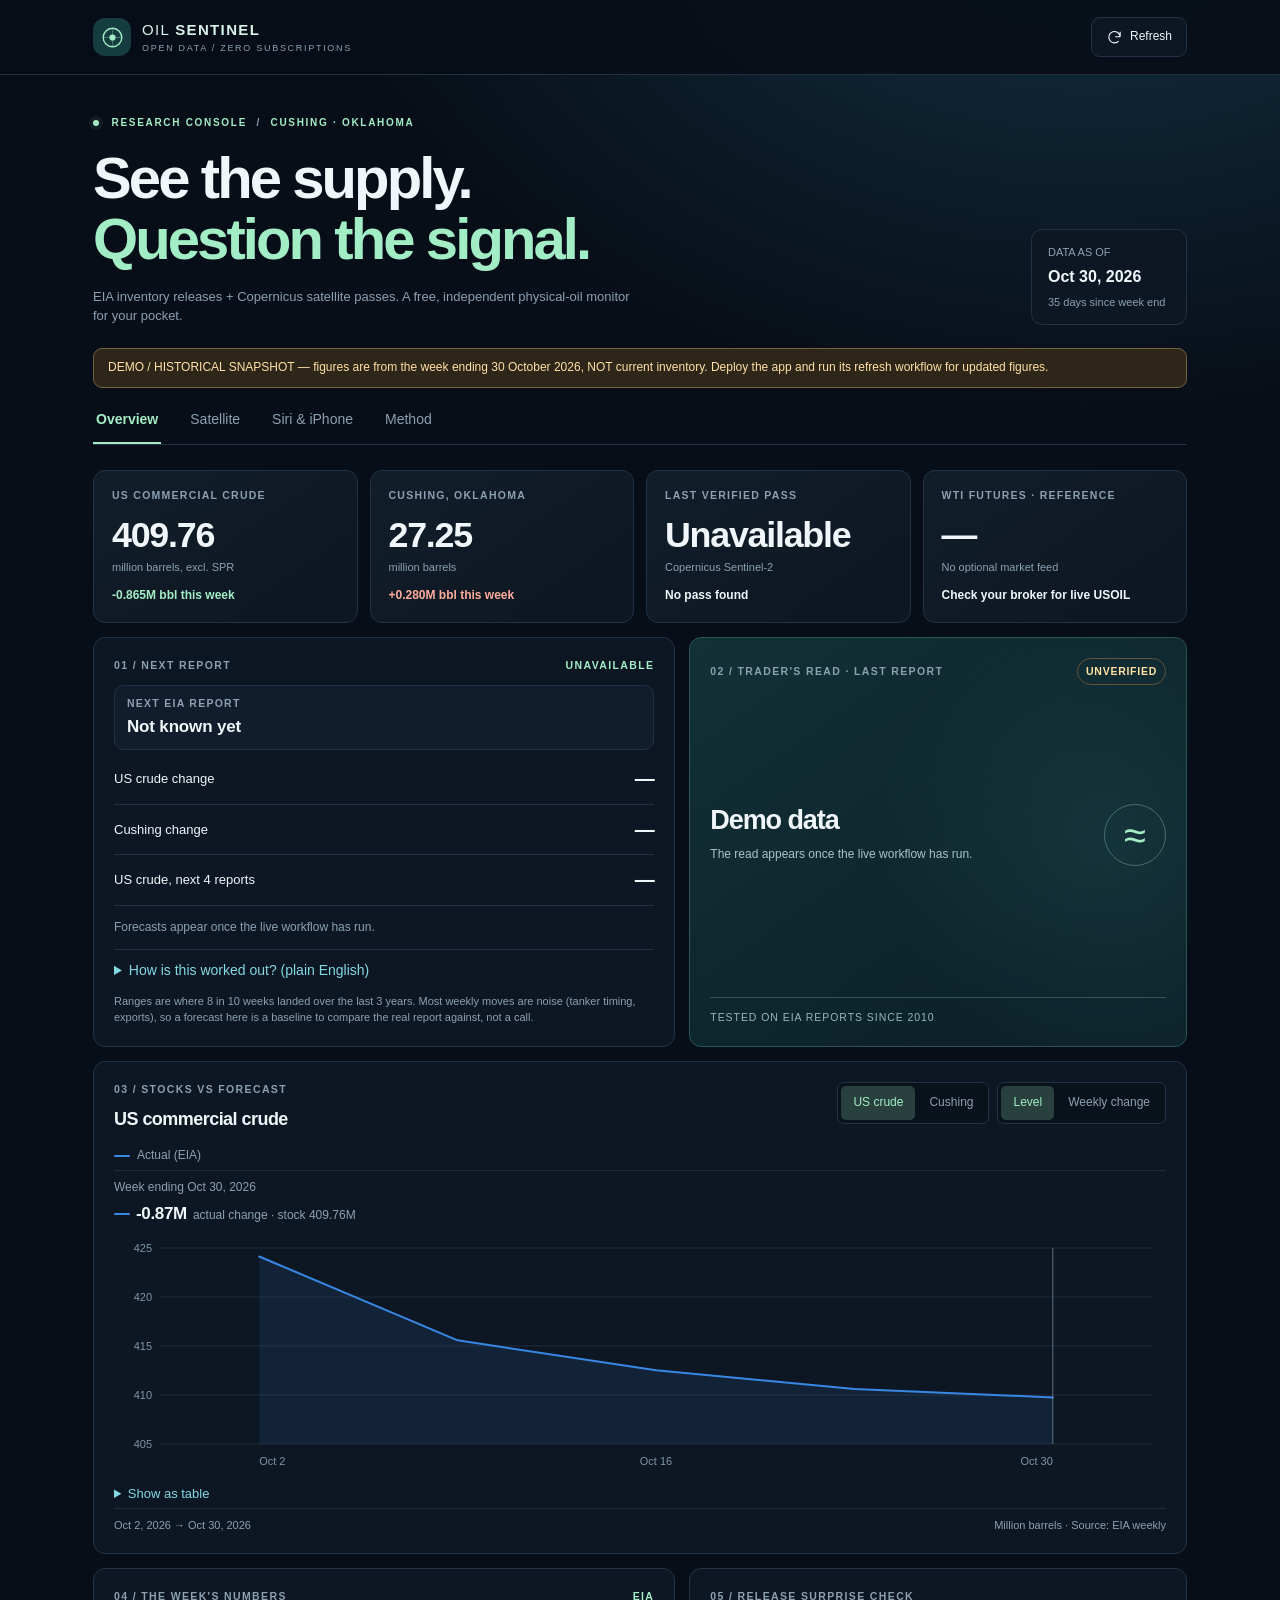
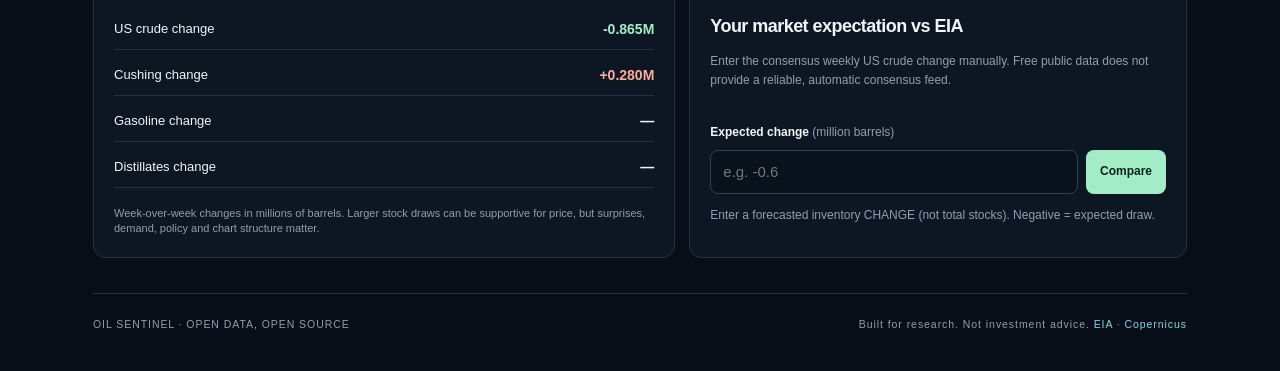
<file: site/index.html>
<!doctype html>
<html lang="en">
<head>
  <meta charset="utf-8">
  <meta name="viewport" content="width=device-width,initial-scale=1,viewport-fit=cover">
  <meta name="theme-color" content="#09111c">
  <meta name="apple-mobile-web-app-capable" content="yes">
  <meta name="mobile-web-app-capable" content="yes">
  <meta name="apple-mobile-web-app-status-bar-style" content="black-translucent">
  <meta name="apple-mobile-web-app-title" content="Oil Sentinel">
  <meta name="description" content="Independent open-data oil inventory and Copernicus satellite watcher. Free, Siri-ready.">
  <link rel="icon" href="icons/icon-192.png">
  <link rel="apple-touch-icon" href="icons/apple-touch-icon.png">
  <link rel="manifest" href="manifest.webmanifest">
  <meta name="build" content="__BUILD__">
  <link rel="stylesheet" href="style.css?v=__BUILD__">
  <title>Oil Sentinel — Physical Oil, Open Data</title>
</head>
<body>
  <header class="header">
    <div class="header-inner">
      <div class="logo"><span class="logo-emblem"><svg viewBox="0 0 40 40" aria-hidden="true"><circle cx="20" cy="20" r="12" fill="none" stroke="currentColor" stroke-width="1.8"/><path d="M20 8v24M8 20h24" stroke="currentColor" stroke-opacity=".38"/><circle cx="20" cy="20" r="4" fill="currentColor"/></svg></span><span>OIL <b>SENTINEL</b><small>OPEN DATA / ZERO SUBSCRIPTIONS</small></span></div>
      <button id="refresh" class="refresh" aria-label="Refresh: load the latest published data"><svg viewBox="0 0 24 24" aria-hidden="true"><path d="M20 11a8 8 0 1 0-2.1 6m2.1-6V4m0 7h-7"/></svg> Refresh</button>
    </div>
  </header>
  <div id="toast" class="toast" role="status" aria-live="polite"></div>
  <main class="main">
    <div class="headline-row">
      <div><p class="eyebrow"><span class="live-dot"></span> RESEARCH CONSOLE <span class="divider-dot">/</span> CUSHING · OKLAHOMA</p><h1>See the supply.<br><em>Question the signal.</em></h1><p class="subhead">EIA inventory releases + Copernicus satellite passes. A free, independent physical-oil monitor for your pocket.</p></div>
      <div class="asof-pill"><span class="muted">DATA AS OF</span><strong id="asof-date">Loading</strong><span id="data-age" class="tiny">Checking feeds</span></div>
    </div>
    <div id="notice" class="notice" role="status" aria-live="polite">Retrieving your snapshot…</div>
    <nav class="tabs" role="tablist" aria-label="Dashboard screens"><button class="tab active" id="tab-overview" role="tab" aria-selected="true" aria-controls="panel-overview" data-tab="overview">Overview</button><button class="tab" id="tab-satellite" role="tab" aria-selected="false" aria-controls="panel-satellite" data-tab="satellite">Satellite</button><button class="tab" id="tab-siri" role="tab" aria-selected="false" aria-controls="panel-siri" data-tab="siri">Siri &amp; iPhone</button><button class="tab" id="tab-method" role="tab" aria-selected="false" aria-controls="panel-method" data-tab="method">Method</button></nav>

    <section id="panel-overview" class="panel active" role="tabpanel" aria-labelledby="tab-overview">
      <h2 id="overview-heading" class="visually-hidden">Official inventory overview</h2>
      <div class="metrics">
        <article class="metric"><span class="metric-label">US COMMERCIAL CRUDE</span><strong id="us-value">—</strong><span class="metric-unit">million barrels, excl. SPR</span><span class="metric-foot" id="us-change">—</span></article>
        <article class="metric"><span class="metric-label">CUSHING, OKLAHOMA</span><strong id="cushing-value">—</strong><span class="metric-unit">million barrels</span><span class="metric-foot" id="cushing-change">—</span></article>
        <article class="metric"><span class="metric-label">LAST VERIFIED PASS</span><strong id="sat-date">—</strong><span class="metric-unit">Copernicus Sentinel-2</span><span class="metric-foot" id="sat-cloud">Cloud cover —</span></article>
        <article class="metric"><span class="metric-label">WTI FUTURES · REFERENCE</span><strong id="wti-price">—</strong><span class="metric-unit" id="wti-contract">Optional external quote</span><span class="metric-foot" id="wti-change">Not a CFD quote</span></article>
      </div>
      <div class="dashboard-grid">
        <article class="card forecast-card" aria-labelledby="forecast-heading"><div class="card-label"><span>01 / NEXT REPORT</span><span class="label-dot" id="fc-week">—</span></div><h2 id="forecast-heading" class="visually-hidden">Forecast for the next EIA report</h2>
        <div class="next-report" id="next-report" aria-live="polite"><span class="next-label">NEXT EIA REPORT</span><strong id="next-when">—</strong><span id="next-detail" class="next-detail"></span></div>
        <div class="data-row"><span>US crude change<span class="muted fc-range" id="fc-us-range"></span></span><strong id="fc-us">—</strong></div>
        <div class="data-row"><span>Cushing change<span class="muted fc-range" id="fc-cu-range"></span></span><strong id="fc-cu">—</strong></div>
        <div class="data-row"><span>US crude, next 4 reports<span class="muted fc-range" id="fc-out-range"></span></span><strong id="fc-out">—</strong></div>
        <p class="fc-levels" id="fc-levels"></p>
        <p class="small-muted" id="fc-track">Track record loading…</p>
        <p class="small-muted" id="fc-last"></p>
        <details class="fc-how"><summary>How is this worked out? (plain English)</summary>
        <p><strong>US crude: “what usually happens this week of the year.”</strong> We take the same week (plus the week either side) in each of the last 10 years and average the change. Refineries, driving season and winter heating repeat every year, so this is the most reliable free clue. Example: around early November, the last 10 years averaged a build of about 2.4 million barrels, so that is the forecast.</p>
        <p><strong>Cushing: “it keeps going the way it has been going.”</strong> Cushing moves in slow waves because pipelines fill and drain it over weeks. So we take roughly 60% of its average change over the last 4 weeks and add a small seasonal nudge. Example: if Cushing rose about 0.6 million a week lately, the forecast is about +0.4 million. The exact weights are re-learned from history every year.</p>
        <p><strong>The “likely” range.</strong> We check how wrong the forecast was each week over the last 3 years and drop the biggest 10% of misses on each side. The rest sets the range, so roughly 8 weeks in 10 should land inside it.</p>
        <p><strong>How we know it works.</strong> We replayed every week from 2010 to today, using only data that existed at the time, then compared the forecast with what EIA really reported. We also tried fancier models using production, imports, exports and refinery data; for US crude they were no better, so we kept the simple one.</p>
        <p><strong>What it can't do.</strong> It can't see tankers, refinery outages or hurricanes. A typical US miss is about 3.5 million barrels, almost as big as a typical week's move, so treat it as “normal for this time of year”, not a prediction to trade on.</p>
      </details>
        <p class="tiny disclaimer">Ranges are where 8 in 10 weeks landed over the last 3 years. Most weekly moves are noise (tanker timing, exports), so a forecast here is a baseline to compare the real report against, not a call.</p></article>
        <article class="card signal-card"><div class="card-label"><span>02 / TRADER'S READ · LAST REPORT</span><span class="chip" id="signal-chip">CALCULATING</span></div><div class="signal-layout"><div><p class="signal-title" id="signal-title">Awaiting official data</p><p class="signal-explainer" id="signal-explainer">Stocks lower than normal for the week are bullish for crude; higher than normal, bearish.</p></div><div class="signal-icon" id="signal-icon">≈</div></div><ul class="read-parts" id="read-parts"></ul><div class="signal-foot" id="read-record">TESTED ON EIA REPORTS SINCE 2010</div></article>
      </div>
      <article class="card chart-card" aria-labelledby="chart-title">
        <div class="chart-head">
          <div><div class="card-label">03 / STOCKS VS FORECAST</div><h2 id="chart-title">US commercial crude</h2></div>
          <div class="chart-controls">
            <div class="toggle" role="group" aria-label="Series"><button class="toggle-btn selected" data-series="us_crude" aria-pressed="true">US crude</button><button class="toggle-btn" data-series="cushing" aria-pressed="false">Cushing</button></div>
            <div class="toggle" role="group" aria-label="View"><button class="toggle-btn selected" data-view="level" aria-pressed="true">Level</button><button class="toggle-btn" data-view="change" aria-pressed="false">Weekly change</button></div>
          </div>
        </div>
        <div class="chart-legend" aria-hidden="true"><span><i class="c-key actual"></i>Actual (EIA)</span><span><i class="c-key fc"></i>Forecast</span><span><i class="c-key range"></i>Likely range</span></div>
        <div id="chart-readout" class="chart-readout" aria-live="polite"></div>
        <div id="trend-chart" class="trend-chart"></div>
        <details class="chart-table"><summary>Show as table</summary><div class="table-wrap"><table><thead><tr><th>Week</th><th>Actual change</th><th>Forecast</th><th>Miss / range</th></tr></thead><tbody id="chart-table-body"></tbody></table></div></details>
        <div class="chart-footer"><span id="chart-range">—</span><span>Million barrels · Source: EIA weekly</span></div>
      </article>
      <div class="dashboard-grid">
        <article class="card quick-read"><div class="card-label"><span>04 / THE WEEK'S NUMBERS</span><span class="label-dot">EIA</span></div><div class="data-row"><span>US crude change</span><strong id="q-us">—</strong></div><div class="data-row"><span>Cushing change</span><strong id="q-cushing">—</strong></div><div class="data-row"><span>Gasoline change</span><strong id="q-gasoline">—</strong></div><div class="data-row"><span>Distillates change</span><strong id="q-distillate">—</strong></div><p class="tiny disclaimer">Week-over-week changes in millions of barrels. Larger stock draws can be supportive for price, but surprises, demand, policy and chart structure matter.</p></article>
        <article class="card surprise"><div><div class="card-label">05 / RELEASE SURPRISE CHECK</div><h2>Your market expectation vs EIA</h2><p class="small-muted">Enter the consensus weekly US crude change manually. Free public data does not provide a reliable, automatic consensus feed.</p></div><div class="expect-form"><label for="expectation">Expected change <span>(million barrels)</span></label><div class="input-group"><input type="number" inputmode="decimal" step="0.1" placeholder="e.g. -0.6" id="expectation" aria-describedby="expect-result"><button id="save-expect">Compare</button></div><p id="expect-result" class="small-muted">A negative number means an expected inventory draw.</p></div></article>
      </div>
    </section>

    <section id="panel-satellite" class="panel" role="tabpanel" aria-labelledby="tab-satellite">
      <div class="section-intro"><p class="eyebrow">COPERNICUS / ESA</p><h2>Eyes on the tank farm.</h2><p>Explore dated, real satellite passes over one mapped Cushing storage cluster. Cloud coverage and 10-metre pixels impose strict limits on what you can infer.</p></div>
      <div class="sat-top"><div class="sat-stat"><span>MONITORED LOCATION</span><strong>35.952719°N, 96.731958°W</strong><small>Representative tank farm, not the complete storage hub</small></div><a class="outline-link" target="_blank" rel="noopener noreferrer" href="https://browser.dataspace.copernicus.eu/?zoom=12&lat=35.952719&lng=-96.731958">Open Copernicus Browser ↗</a></div>
      <div id="scene-gallery" class="scene-gallery"><div class="empty-sat">Satellite metadata loading…</div></div>
      <div class="card"><div class="card-label">RECENT ACQUISITIONS</div><div id="scene-list" class="scene-list"><p>Loading…</p></div></div>
      <div class="honesty"><span class="honesty-icon">!</span><div><strong>What these images do — and don't — tell us</strong><p>The imagery can show the facilities and broad surface changes. It cannot resolve tank fill-height differences with sufficient accuracy to compute weekly barrels. Free NAIP aerial imagery is sharper but typically years apart. This dashboard deliberately reports <em>no unverified satellite storage estimates.</em></p></div></div>
    </section>

    <section id="panel-siri" class="panel" role="tabpanel" aria-labelledby="tab-siri">
      <div class="section-intro"><p class="eyebrow">APPLE SHORTCUTS / FREE</p><h2>Make oil data speak.</h2><p>Give Siri a single URL, and hear the latest official inventory changes without opening a browser.</p></div>
      <div class="siri-layout"><article class="card"><div class="card-label">YOUR VOICE COMMAND</div><div class="say-phrase">“Hey Siri,<br><span>Oil Check.</span>”</div><p class="small-muted">Build the shortcut once in Apple's free Shortcuts app; Siri then runs it by name.</p><div class="shortcut-url"><span>YOUR PUBLIC BRIEFING URL</span><code id="briefing-url">Publish this app to generate your URL</code><button id="copy-url">Copy URL</button></div><p id="shortcut-status" class="tiny">When hosted with GitHub Pages, this becomes a normal HTTPS text feed.</p></article>
      <article class="card steps"><div class="card-label">IPHONE SETUP / 5 ACTIONS</div><ol><li>Open the <strong>Shortcuts</strong> app and tap <strong>+</strong>.</li><li>Name the shortcut <strong>Oil Check</strong>.</li><li>Add <strong>URL</strong> and paste the briefing URL above.</li><li>Add <strong>Get Contents of URL</strong>, then <strong>Speak Text</strong>, using the URL response as the text.</li><li>Say <strong>“Hey Siri, Oil Check.”</strong> To add the dashboard as an app, open its hosted URL in Safari → Share → <strong>Add to Home Screen</strong>.</li></ol></article></div>
      <div class="card"><div class="card-label">CURRENT BRIEFING</div><p id="briefing-preview" class="briefing-preview">Waiting for inventory data.</p><button id="copy-brief" class="secondary-btn">Copy spoken briefing</button></div>
    </section>

    <section id="panel-method" class="panel" role="tabpanel" aria-labelledby="tab-method">
      <div class="section-intro"><p class="eyebrow">SHOW YOUR WORK</p><h2>Every number has a source.</h2><p>Signals are derived from official reported inventory changes. Satellite observation metadata is not substituted for storage measurements.</p></div>
      <div class="method-grid"><article class="card"><div class="card-label">SOURCE 01</div><h3>US Energy Information Administration</h3><p>Official weekly downloadable stock histories: US commercial crude, Cushing, gasoline and distillates. Public XLS files require no EIA API key.</p><a href="https://www.eia.gov/petroleum/supply/weekly/" target="_blank" rel="noopener noreferrer">Official weekly report ↗</a></article><article class="card"><div class="card-label">SOURCE 02</div><h3>EU Copernicus / Earth Search</h3><p>Sentinel-2 L2A scene dates, cloud metadata and public imagery. The STAC index is operated by Element 84; scenes are not continuous video.</p><a href="https://element84.com/earth-search/" target="_blank" rel="noopener noreferrer">Earth Search catalogue ↗</a></article><article class="card"><div class="card-label">SOURCE 03 / OPTIONAL</div><h3>WTI indicative quote</h3><p>AmericasOilWatch's free read-only API. The underlying quote may be delayed and represents a dated futures contract, not necessarily your broker's USOIL CFD.</p><a href="https://americasoilwatch.com/api" target="_blank" rel="noopener noreferrer">Read third-party data notes ↗</a></article><article class="card"><div class="card-label">TRADE INTERPRETATION</div><h3>How the trader's read is formed</h3><p>Prices react to the <strong>surprise</strong>, not the raw change. Each stock change is compared with what is normal for that week (the forecast): US crude counts fully, Cushing and gasoline + distillates half each. Lower than normal reads <strong>bullish</strong>, higher <strong>bearish</strong>, small gaps <strong>neutral</strong>. On reports since 2010, WTI moved the called way on the release day about 60% of the time. The market reacts within seconds of the release, so this explains a report; it is not a trade signal. Satellite images are shown for context only and are not part of any number.</p><a href="https://www.eia.gov/dnav/pet/hist/LeafHandler.ashx?f=W&amp;n=PET&amp;s=W_EPC0_SAX_YCUOK_MBBL" target="_blank" rel="noopener noreferrer">Verify Cushing series ↗</a></article><article class="card"><div class="card-label">FORECAST METHOD</div><h3>Tested before it was trusted</h3><p><strong>US crude:</strong> the average change for the same week (±1 week) over the previous 10 years. Ridge regression and gradient boosting on production, imports, exports, refinery runs and stock gaps did not beat it reliably, so the simple rule stays.</p><p><strong>Cushing:</strong> a small ridge regression on the 5- and 10-year seasonal averages, how far stocks sit from their 5-year norm, and the last 4 weeks' average change. It beat every simple rule in 2010–17 and in 2018–26.</p><p>All accuracy figures come from a walk-forward test: refit each year, scored only on weeks the model had never seen. They are recomputed on every refresh.</p></article></div>
      <div class="status-details"><div class="card-label">DATA PROVENANCE</div><pre id="provenance">Loading snapshot metadata…</pre></div>
    </section>
    <footer class="footer"><span>OIL SENTINEL · OPEN DATA, OPEN SOURCE</span><span>Built for research. Not investment advice. <a href="https://www.eia.gov/" target="_blank" rel="noopener noreferrer">EIA</a> · <a href="https://dataspace.copernicus.eu/" target="_blank" rel="noopener noreferrer">Copernicus</a></span></footer>
  </main>
  <script defer src="chart.js?v=__BUILD__"></script>
  <script defer src="app.js?v=__BUILD__"></script>
</body>
</html>
</file>
<file: site/style.css>
:root{color-scheme:dark;--bg:#080e17;--surface:#0d1723;--surface2:#111d2c;--line:#223244;--text:#f0f6f9;--muted:#8ca0b2;--accent:#a3edc6;--aqua:#82d8e3;--danger:#ffad9c;--amber:#ffe0a5;--series-actual:#3987e5;--series-forecast:#d95926;--font:ui-sans-serif,-apple-system,BlinkMacSystemFont,"SF Pro Display","Segoe UI",sans-serif}
*{box-sizing:border-box}html{scroll-behavior:smooth}body{margin:0;background:radial-gradient(ellipse 80% 38% at 85% -8%,#133549 0%,transparent 76%),var(--bg);color:var(--text);font-family:var(--font);-webkit-font-smoothing:antialiased;font-size:15px;line-height:1.48;min-height:100vh}button,input{font:inherit}button{cursor:pointer}a{color:var(--aqua);text-decoration:none}a:hover{text-decoration:underline}.main{max-width:1150px;padding:0 28px;margin:auto}.header{border-bottom:1px solid #22303f;background:rgba(8,14,23,.9)}.header-inner{max-width:1150px;margin:auto;padding:17px 28px;display:flex;align-items:center;justify-content:space-between}.logo{display:flex;align-items:center;gap:11px;color:#d8f3ea;font-size:15px;letter-spacing:.09em;font-weight:400;line-height:1}.logo b{font-weight:800}.logo small{display:block;color:var(--muted);font-size:8px;letter-spacing:.19em;margin-top:7px}.logo-emblem{width:38px;height:38px;display:flex;align-items:center;justify-content:center;border-radius:12px;background:#153d40;color:var(--accent)}.logo-emblem svg{width:31px}.refresh{border:1px solid var(--line);border-radius:9px;padding:10px 14px;background:var(--surface);color:var(--text);display:flex;align-items:center;gap:7px;font-size:12px}.refresh:active{transform:translateY(1px)}.refresh svg{width:17px;height:17px;fill:none;stroke:currentColor;stroke-width:1.6}.headline-row{display:flex;justify-content:space-between;gap:20px;align-items:end;padding:41px 0 23px}.eyebrow{font-size:10px;letter-spacing:.17em;color:var(--accent);font-weight:700;margin:0 0 16px}.live-dot{display:inline-block;width:6px;height:6px;background:var(--accent);border-radius:50%;margin-right:8px;box-shadow:0 0 0 4px #a3edc610}.divider-dot{color:var(--muted);margin:0 5px}h1{font-size:clamp(33px,5vw,58px);letter-spacing:-.05em;line-height:1.06;font-weight:800;margin:0}h1 em{font-style:normal;color:var(--accent)}.subhead{font-size:13px;color:var(--muted);max-width:550px;margin:17px 0 0}.asof-pill{min-width:156px;background:var(--surface);border:1px solid var(--line);border-radius:11px;padding:14px 16px;display:flex;flex-direction:column;gap:5px}.asof-pill strong{font-size:16px}.muted,.tiny{color:var(--muted);font-size:11px}.notice{padding:10px 14px;border:1px solid #294655;background:#0d2532;color:#b7e5ef;border-radius:9px;font-size:12px;margin-bottom:21px;min-height:39px}.notice.demo{border-color:#75613f;background:#2e2619;color:#ffe0a5}.notice.error{border-color:#6d4441;background:#301e21;color:#ffc1b8}.tabs{display:flex;gap:26px;border-bottom:1px solid var(--line);margin-bottom:25px;overflow-x:auto;scrollbar-width:none}.tabs::-webkit-scrollbar{display:none}.tab{flex-shrink:0;background:none;border:0;border-bottom:2px solid transparent;color:var(--muted);padding:0 3px 12px;font-size:13px}.tab.active{border-bottom-color:var(--accent);color:var(--accent);font-weight:700}.panel{display:none;animation:slide .22s ease}.panel.active{display:block}@keyframes slide{from{opacity:.5;transform:translateY(6px)}to{opacity:1;transform:translateY(0)}}.metrics{display:grid;grid-template-columns:repeat(4,minmax(0,1fr));gap:12px}.metric{border:1px solid var(--line);background:linear-gradient(145deg,#111e2a,#0d1621);border-radius:12px;padding:17px 18px;min-height:147px;display:flex;flex-direction:column}.metric-label{font-size:9px;font-weight:750;color:var(--muted);letter-spacing:.12em;margin-bottom:12px}.metric strong{font-size:clamp(25px,2.8vw,36px);line-height:1.13;letter-spacing:-.035em;font-weight:750;font-variant-numeric:tabular-nums}.metric-unit{font-size:10px;color:var(--muted);margin-top:3px}.metric-foot{font-size:12px;margin-top:auto;padding-top:12px;font-weight:600}.positive{color:var(--accent)}.negative{color:var(--danger)}.neutral{color:var(--amber)}.dashboard-grid{display:grid;grid-template-columns:1.17fr 1fr;gap:14px;margin-top:14px}.card{border-radius:12px;border:1px solid var(--line);background:var(--surface);padding:20px;min-width:0}.card-label{font-size:10px;color:var(--muted);font-weight:750;letter-spacing:.13em;display:flex;align-items:center;justify-content:space-between}.chip{font-size:9px;letter-spacing:.07em;border-radius:99px;border:1px solid #375b57;padding:5px 8px;color:var(--accent)}.chip.caution{color:var(--amber);border-color:#665437}.chip.risk{color:var(--danger);border-color:#70463d}.signal-card{background:radial-gradient(circle at 85% 50%,rgba(60,124,122,.18),transparent 50%),linear-gradient(145deg,#123136,#0c222b 75%);border-color:#2a5553;min-height:234px}.signal-layout{display:flex;align-items:center;justify-content:space-between;gap:20px;padding:28px 0}.signal-title{font-size:27px;letter-spacing:-.04em;line-height:1.1;font-weight:750;margin:0}.signal-explainer{font-size:12px;color:#a9c4c3;max-width:375px;margin:10px 0 0}.signal-icon{width:62px;height:62px;display:grid;place-items:center;border:1px solid #476e70;border-radius:50%;font-size:40px;color:var(--accent);flex-shrink:0}.signal-foot{font-size:9px;border-top:1px solid #345356;padding-top:12px;color:#95b7b8;letter-spacing:.09em}.tiny-right{float:right;letter-spacing:normal}.label-dot{color:var(--accent)}.quick-read{display:flex;flex-direction:column;justify-content:space-between}.data-row{display:flex;justify-content:space-between;align-items:center;border-bottom:1px solid var(--line);padding:10px 0;gap:8px;font-size:12px}.data-row strong{font-variant-numeric:tabular-nums;font-size:14px}.data-row:first-of-type{margin-top:8px}.disclaimer{font-size:10px;line-height:1.45;margin:13px 0 0}.history-card{margin-top:14px}.history-header{display:flex;justify-content:space-between;align-items:start;gap:14px}.history-card h2,.surprise h2{font-size:18px;margin:9px 0 0;letter-spacing:-.03em}.toggle{display:flex;gap:2px;background:#09111a;padding:3px;border:1px solid var(--line);border-radius:7px}.toggle-btn{background:transparent;border:0;border-radius:5px;padding:7px 12px;color:var(--muted);font-size:11px}.toggle-btn.selected{background:#28413e;color:var(--accent)}.trend-chart{height:230px;padding-top:18px}.trend-chart svg{width:100%;height:100%;display:block;overflow:visible}.chart-footer{display:flex;justify-content:space-between;color:var(--muted);font-size:10px;gap:12px;padding-top:8px;border-top:1px solid #1d2c39}.surprise{margin-top:14px;display:flex;justify-content:space-between;gap:22px;align-items:center}.surprise>div:first-child{max-width:470px}.small-muted{font-size:12px;color:var(--muted);line-height:1.6}.expect-form{width:315px;max-width:100%}.expect-form label{font-size:12px;font-weight:600;display:block;margin:0 0 8px}.expect-form label span{font-weight:400;color:var(--muted)}.input-group{display:flex;gap:8px}.input-group input{background:#07121c;border:1px solid #2e4151;color:var(--text);width:100%;min-width:0;padding:10px 12px;border-radius:8px;outline:none}.input-group input:focus{border-color:var(--accent)}.input-group button,.shortcut-url button,.secondary-btn{border:0;border-radius:8px;background:var(--accent);color:#09221c;font-weight:700;padding:10px 14px;font-size:12px}.section-intro{padding:7px 0 25px}.section-intro h2{font-size:34px;letter-spacing:-.045em;margin:0}.section-intro>p:last-child{max-width:710px;font-size:13px;color:var(--muted);margin:11px 0 0}.sat-top{display:flex;align-items:center;justify-content:space-between;gap:20px;margin-bottom:15px}.sat-stat{display:flex;flex-direction:column;gap:4px}.sat-stat span{font-size:10px;letter-spacing:.1em;color:var(--muted)}.sat-stat strong{font-size:18px}.sat-stat small{font-size:11px;color:var(--muted)}.outline-link{padding:11px 13px;border:1px solid #345a64;border-radius:9px;white-space:nowrap;font-size:12px}.scene-gallery{display:grid;grid-template-columns:repeat(2,minmax(0,1fr));gap:14px;margin:15px 0}.scene-card{overflow:hidden;border-radius:12px;border:1px solid var(--line);background:var(--surface)}.scene-photo{height:255px;background:#0a1720;display:grid;place-items:center;position:relative;color:var(--muted);font-size:12px;text-align:center;padding:18px}.scene-photo img{width:100%;height:100%;object-fit:cover;position:absolute;inset:0}.scene-info{padding:15px}.scene-info strong{font-size:17px}.scene-info p{font-size:11px;color:var(--muted);margin:6px 0}.scene-info a{font-size:11px}.scene-list .data-row{font-size:12px}.scene-list .data-row a{flex-shrink:0}.empty-sat{grid-column:1/-1;padding:45px;border:1px dashed var(--line);color:var(--muted);border-radius:12px;text-align:center}.honesty{margin:17px 0 0;display:flex;gap:14px;background:#2b251d;border:1px solid #5c503b;border-radius:12px;padding:18px;color:#f3d7ad}.honesty-icon{width:24px;height:24px;border-radius:50%;border:1px solid currentColor;display:grid;place-items:center;flex-shrink:0;font-weight:700}.honesty p{font-size:12px;line-height:1.65;margin:7px 0 0;color:#d5bfa1}.siri-layout{display:grid;grid-template-columns:1fr 1fr;gap:14px;margin-bottom:14px}.say-phrase{font-size:40px;font-weight:750;letter-spacing:-.045em;line-height:1.12;margin:23px 0}.say-phrase span{color:var(--accent)}.shortcut-url{padding:13px;background:#09141f;border:1px solid var(--line);border-radius:9px;margin-top:22px;display:flex;align-items:flex-start;gap:10px;flex-direction:column}.shortcut-url span{font-size:9px;letter-spacing:.12em;color:var(--muted)}.shortcut-url code{white-space:normal;overflow-wrap:anywhere;font-size:12px;color:var(--accent)}.steps ol{margin:18px 0 0;padding:0;list-style:none;counter-reset:step}.steps li{counter-increment:step;position:relative;padding:0 0 17px 40px;font-size:12px;line-height:1.65;color:#bfd0db}.steps li:before{content:counter(step);position:absolute;left:0;top:2px;width:24px;height:24px;border-radius:50%;display:grid;place-items:center;background:#1e363b;color:var(--accent);font-weight:700;font-size:11px}.briefing-preview{font-size:13px;line-height:1.75;color:#c9d9e2}.method-grid{display:grid;grid-template-columns:1fr 1fr;gap:14px}.method-grid .card h3{font-size:19px;letter-spacing:-.025em;margin:18px 0 8px}.method-grid .card p{font-size:12px;color:var(--muted);line-height:1.65;min-height:72px}.method-grid a{font-size:11px}.status-details{margin-top:14px;background:var(--surface);border:1px solid var(--line);padding:18px;border-radius:12px}.status-details pre{white-space:pre-wrap;word-break:break-word;font-size:11px;line-height:1.7;color:#a4b9c7}.footer{border-top:1px solid var(--line);margin-top:35px;padding:23px 0 38px;display:flex;justify-content:space-between;gap:20px;font-size:9px;letter-spacing:.09em;color:var(--muted)}.visually-hidden{position:absolute;clip:rect(0 0 0 0);width:1px;height:1px;overflow:hidden}
@media(max-width:850px){.metrics{grid-template-columns:repeat(2,minmax(0,1fr))}.dashboard-grid,.siri-layout{grid-template-columns:1fr}.quick-read .data-row{padding:12px 0}.surprise{align-items:start}}@media(max-width:590px){body{font-size:14px}.header-inner,.main{padding-left:18px;padding-right:18px}.header-inner{padding-top:13px;padding-bottom:13px}.headline-row{padding:30px 0 20px;display:block}.asof-pill{margin-top:23px;min-width:0;display:grid;grid-template-columns:85px 1fr;align-items:center;gap:5px 10px}.asof-pill .tiny{grid-column:2}.tabs{gap:21px;margin-bottom:18px}.metrics{gap:10px}.metric{padding:14px;min-height:141px}.metric strong{font-size:26px}.metric-label{font-size:9px;min-height:27px}.metric-unit{font-size:10px}.metric-foot{font-size:11px}.card{padding:17px}.signal-title{font-size:24px}.signal-icon{width:50px;height:50px;font-size:32px}.surprise{flex-direction:column}.expect-form{width:100%}.trend-chart{height:205px}.section-intro h2{font-size:30px}.sat-top{display:block}.outline-link{display:block;text-align:center;margin-top:17px}.scene-gallery,.method-grid{grid-template-columns:1fr}.scene-photo{height:270px}.say-phrase{font-size:36px}.footer{flex-direction:column;gap:8px}.logo{font-size:12px}.logo-emblem{width:34px;height:34px}.logo small{font-size:7px}.refresh{font-size:11px;padding:8px}}
@media(prefers-reduced-motion:reduce){*{animation:none!important;scroll-behavior:auto!important}}
.forecast-card .data-row strong{font-variant-numeric:tabular-nums}.fc-range{display:block;font-size:12px}
.fc-how{margin:10px 0 4px;border-top:1px solid var(--line);padding-top:10px}.fc-how summary{cursor:pointer;color:var(--aqua);font-size:14px}.fc-how p{color:var(--muted);font-size:13.5px;margin:10px 0}.fc-how strong{color:var(--text)}

/* ---------- production polish ---------- */
/* iPhone home-screen app: keep content clear of the notch, home bar and rounded corners. */
.header{position:sticky;top:0;z-index:20;padding-top:env(safe-area-inset-top);-webkit-backdrop-filter:blur(14px);backdrop-filter:blur(14px)}
.header-inner{padding-left:max(28px,env(safe-area-inset-left));padding-right:max(28px,env(safe-area-inset-right))}
.main{padding-left:max(28px,env(safe-area-inset-left));padding-right:max(28px,env(safe-area-inset-right))}
.footer{padding-bottom:max(38px,calc(env(safe-area-inset-bottom) + 20px))}
html{-webkit-text-size-adjust:100%;text-size-adjust:100%}
body{overscroll-behavior-y:none}
button,a,summary{-webkit-tap-highlight-color:transparent}
:focus-visible{outline:2px solid var(--aqua);outline-offset:2px;border-radius:6px}
/* Readable minimum sizes on a phone */
.logo small{font-size:9px}.metric-label,.card-label,.chip{font-size:10.5px}.signal-foot,.footer{font-size:10.5px}
.metric-unit,.chart-footer,.disclaimer{font-size:11px}.data-row{font-size:13px}.tab{font-size:14px}
.refresh{min-height:40px}.toggle-btn{min-height:34px;font-size:12px}
.refresh:disabled{cursor:progress}
.dashboard-grid{align-items:stretch}
.dashboard-grid>.card{margin:0}
.dashboard-grid .surprise{flex-direction:column;align-items:stretch;margin-top:0}
.dashboard-grid .surprise .expect-form{width:100%}
.forecast-card .data-row strong{font-size:20px;letter-spacing:-.02em}

/* ---------- stocks vs forecast chart ---------- */
.chart-card{margin-top:14px}
.chart-head{display:flex;justify-content:space-between;align-items:flex-start;gap:14px;flex-wrap:wrap}
.chart-head h2{font-size:18px;margin:9px 0 0;letter-spacing:-.03em}
.chart-controls{display:flex;gap:8px;flex-wrap:wrap}
.chart-legend{display:flex;gap:16px;flex-wrap:wrap;margin:14px 0 6px;font-size:12px;color:var(--muted)}
.chart-legend span{display:inline-flex;align-items:center;gap:7px}
.chart-legend.no-forecast span:not(:first-child){display:none}
.c-key{display:inline-block;flex-shrink:0}
.c-key.actual{width:16px;height:2px;border-radius:2px;background:var(--series-actual)}
.c-key.fc{width:9px;height:9px;border-radius:50%;background:var(--surface);border:2px solid var(--series-forecast)}
.c-key.range{width:10px;height:14px;border-radius:4px;background:color-mix(in srgb,var(--series-forecast) 30%,transparent)}
.chart-readout{min-height:50px;display:flex;flex-wrap:wrap;align-items:baseline;gap:4px 16px;padding:8px 0 4px;border-top:1px solid #1d2c39}
.c-read-date{width:100%;font-size:12px;color:var(--muted)}
.c-read-item{display:inline-flex;align-items:baseline;gap:6px}
.c-read-item .c-key{align-self:center}
.c-read-item strong{font-size:17px;font-variant-numeric:tabular-nums;letter-spacing:-.02em;color:var(--text)}
.c-read-item small{font-size:12px;color:var(--muted)}
.trend-chart{height:auto;min-height:240px;padding-top:4px;touch-action:pan-y}
.trend-chart svg{width:100%;height:240px;display:block;overflow:visible;outline:none}
.trend-chart svg:focus-visible{outline:2px solid var(--aqua);outline-offset:4px}
.c-grid{stroke:#1c2a38;stroke-width:1}
.c-zero{stroke:#3a5064;stroke-width:1}
.c-axis{fill:#7f95a7;font-size:11px;font-variant-numeric:tabular-nums}
.c-axis-strong{fill:var(--text);font-weight:600}
.c-next-col{fill:#ffffff;fill-opacity:.035}
.c-area{fill:var(--series-actual);fill-opacity:.1}
.c-actual-line{fill:none;stroke:var(--series-actual);stroke-width:2;stroke-linejoin:round;stroke-linecap:round}
.c-bar{fill:var(--series-actual);stroke:var(--surface);stroke-width:1}
.c-fc-dot{fill:var(--surface);stroke:var(--series-forecast);stroke-width:2}
.c-fc-next{fill:var(--series-forecast);stroke:var(--surface);stroke-width:2}
.c-fc-link{stroke:var(--series-forecast);stroke-width:2;stroke-dasharray:4 4}
.c-range{fill:var(--series-forecast);fill-opacity:.28}
.c-hair{stroke:#9fb4c6;stroke-width:1;stroke-opacity:.55;pointer-events:none}
.c-hit{fill:transparent;cursor:crosshair}
.chart-table{margin:10px 0 4px}
.chart-table summary{cursor:pointer;color:var(--aqua);font-size:13px}
.table-wrap{overflow-x:auto;margin-top:8px}
.chart-table table{width:100%;border-collapse:collapse;font-size:12.5px;font-variant-numeric:tabular-nums}
.chart-table th{text-align:right;color:var(--muted);font-weight:600;padding:6px 8px;border-bottom:1px solid var(--line)}
.chart-table td{text-align:right;padding:6px 8px;border-bottom:1px solid #18242f}
.chart-table th:first-child,.chart-table td:first-child{text-align:left}
@media(max-width:590px){
  .header-inner{padding-left:max(18px,env(safe-area-inset-left));padding-right:max(18px,env(safe-area-inset-right))}
  .main{padding-left:max(16px,env(safe-area-inset-left));padding-right:max(16px,env(safe-area-inset-right))}
  .input-group input{font-size:16px}
  .chart-controls{width:100%}
  .chart-controls .toggle{flex:1}
  .chart-controls .toggle-btn{flex:1}
  .metric-label{min-height:0}
}
.toggle-btn{white-space:nowrap}
.card-label .label-dot,.card-label .chip{white-space:nowrap;flex-shrink:0;margin-left:10px}
.signal-card{display:flex;flex-direction:column}.signal-layout{flex:1}
@media(max-width:590px){
  h1{font-size:30px}
  .subhead{display:none}
  .headline-row{padding:22px 0 16px}
  .asof-pill{margin-top:16px}
  .toggle-btn{padding:7px 8px}
}
.refresh.spinning svg{animation:spin .8s linear infinite}
.refresh.spinning{opacity:.75}
@keyframes spin{to{transform:rotate(360deg)}}
.toast{position:fixed;left:50%;bottom:calc(env(safe-area-inset-bottom) + 18px);transform:translate(-50%,20px);opacity:0;pointer-events:none;z-index:30;max-width:calc(100% - 32px);width:max-content;background:#13202d;border:1px solid var(--line);color:var(--text);border-radius:12px;padding:11px 16px;font-size:13px;box-shadow:0 10px 30px rgba(0,0,0,.45);transition:opacity .2s,transform .2s}
.toast.show{opacity:1;transform:translate(-50%,0)}
.toast.good{border-color:#2f6b57}
.toast.error{border-color:#6d4441;color:#ffc1b8}
@media(prefers-reduced-motion:reduce){.refresh.spinning svg{animation:none}.toast{transition:none}}
.next-report{display:flex;flex-wrap:wrap;align-items:baseline;gap:2px 10px;margin:12px 0 4px;padding:10px 12px;border:1px solid var(--line);border-radius:10px;background:var(--surface2)}
.next-label{width:100%;font-size:10.5px;letter-spacing:.12em;color:var(--muted);font-weight:700}
.next-report strong{font-size:17px;letter-spacing:-.01em}
.next-detail{font-size:12px;color:var(--muted)}
.read-parts{list-style:none;margin:0 0 12px;padding:0;display:flex;flex-direction:column;gap:6px}
.read-parts li{display:flex;justify-content:space-between;gap:10px;font-size:12.5px;color:#a9c4c3;flex-wrap:wrap}
.read-parts li span:last-child{font-weight:600;font-variant-numeric:tabular-nums}
.fc-levels{margin:10px 0 2px;padding:9px 12px;border-radius:9px;background:var(--surface2);border:1px solid var(--line);font-size:13px;font-weight:600}
.fc-levels:empty{display:none}
</file>
